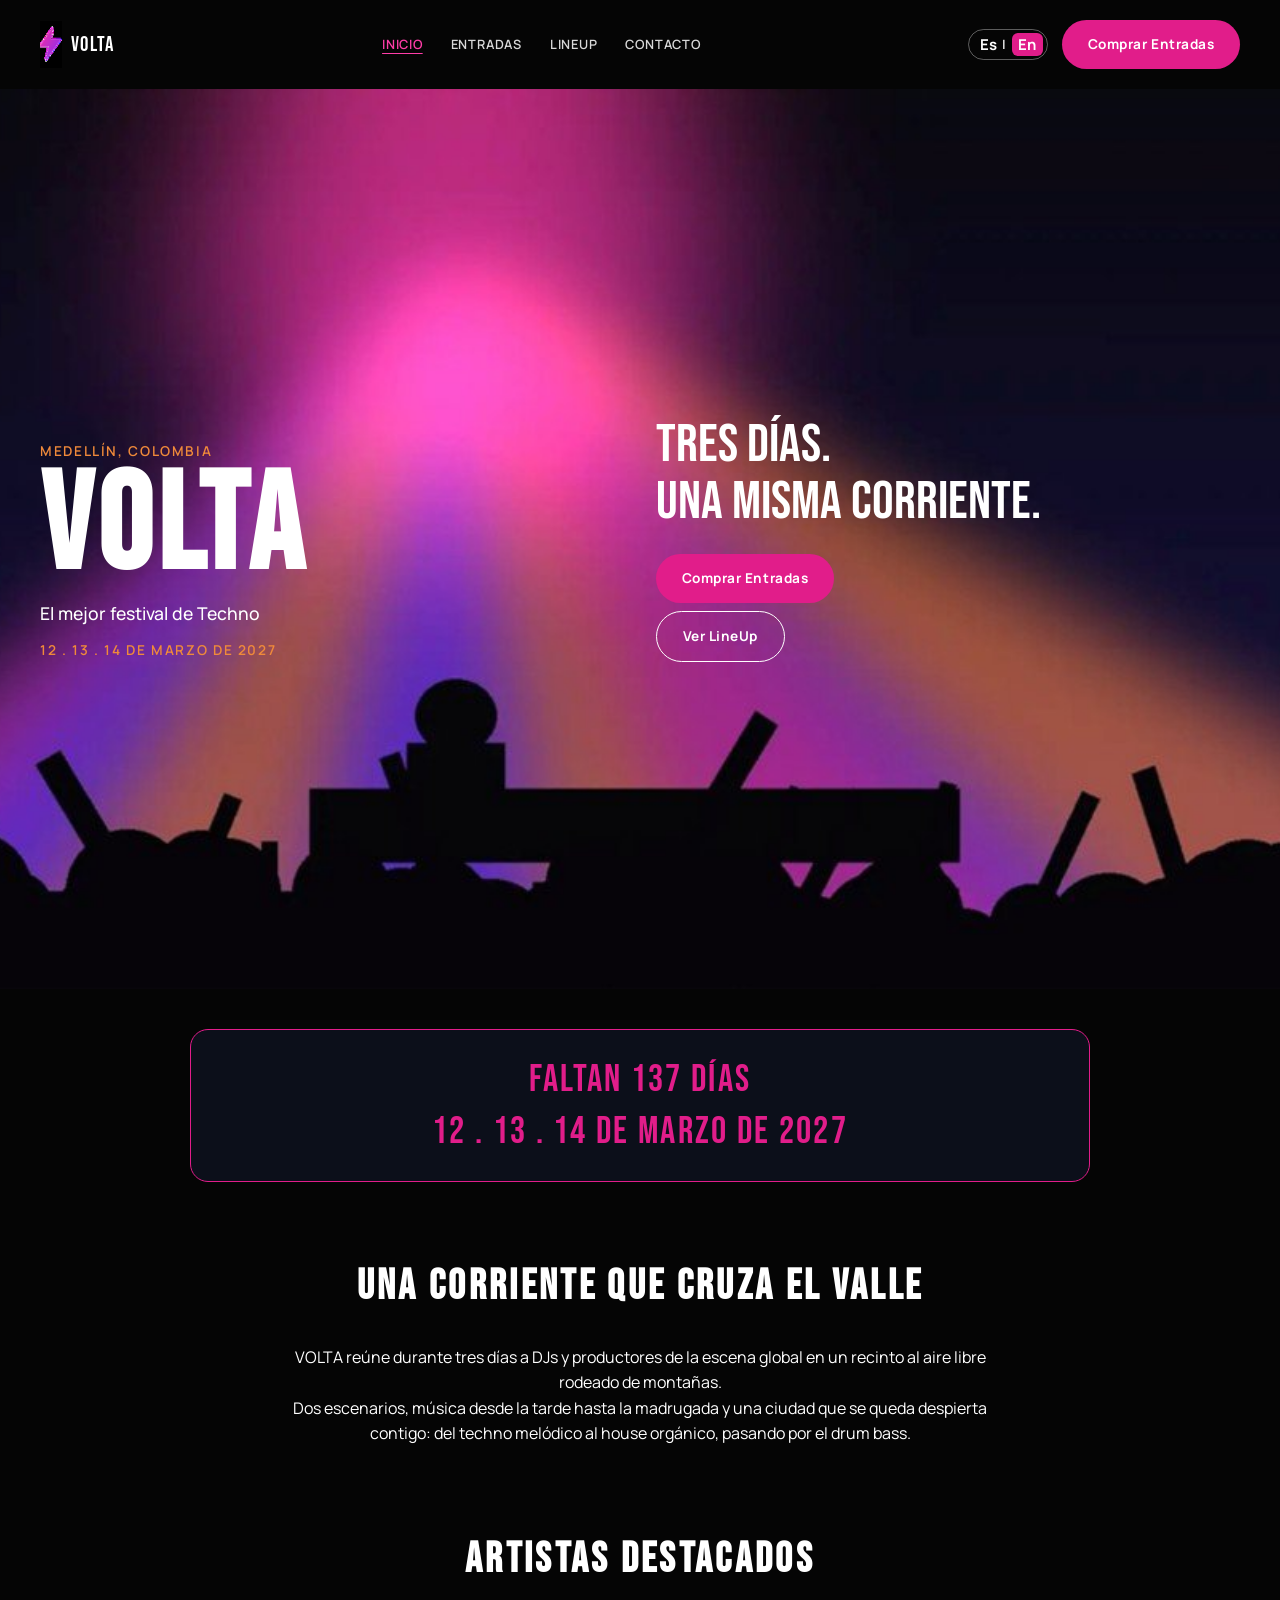
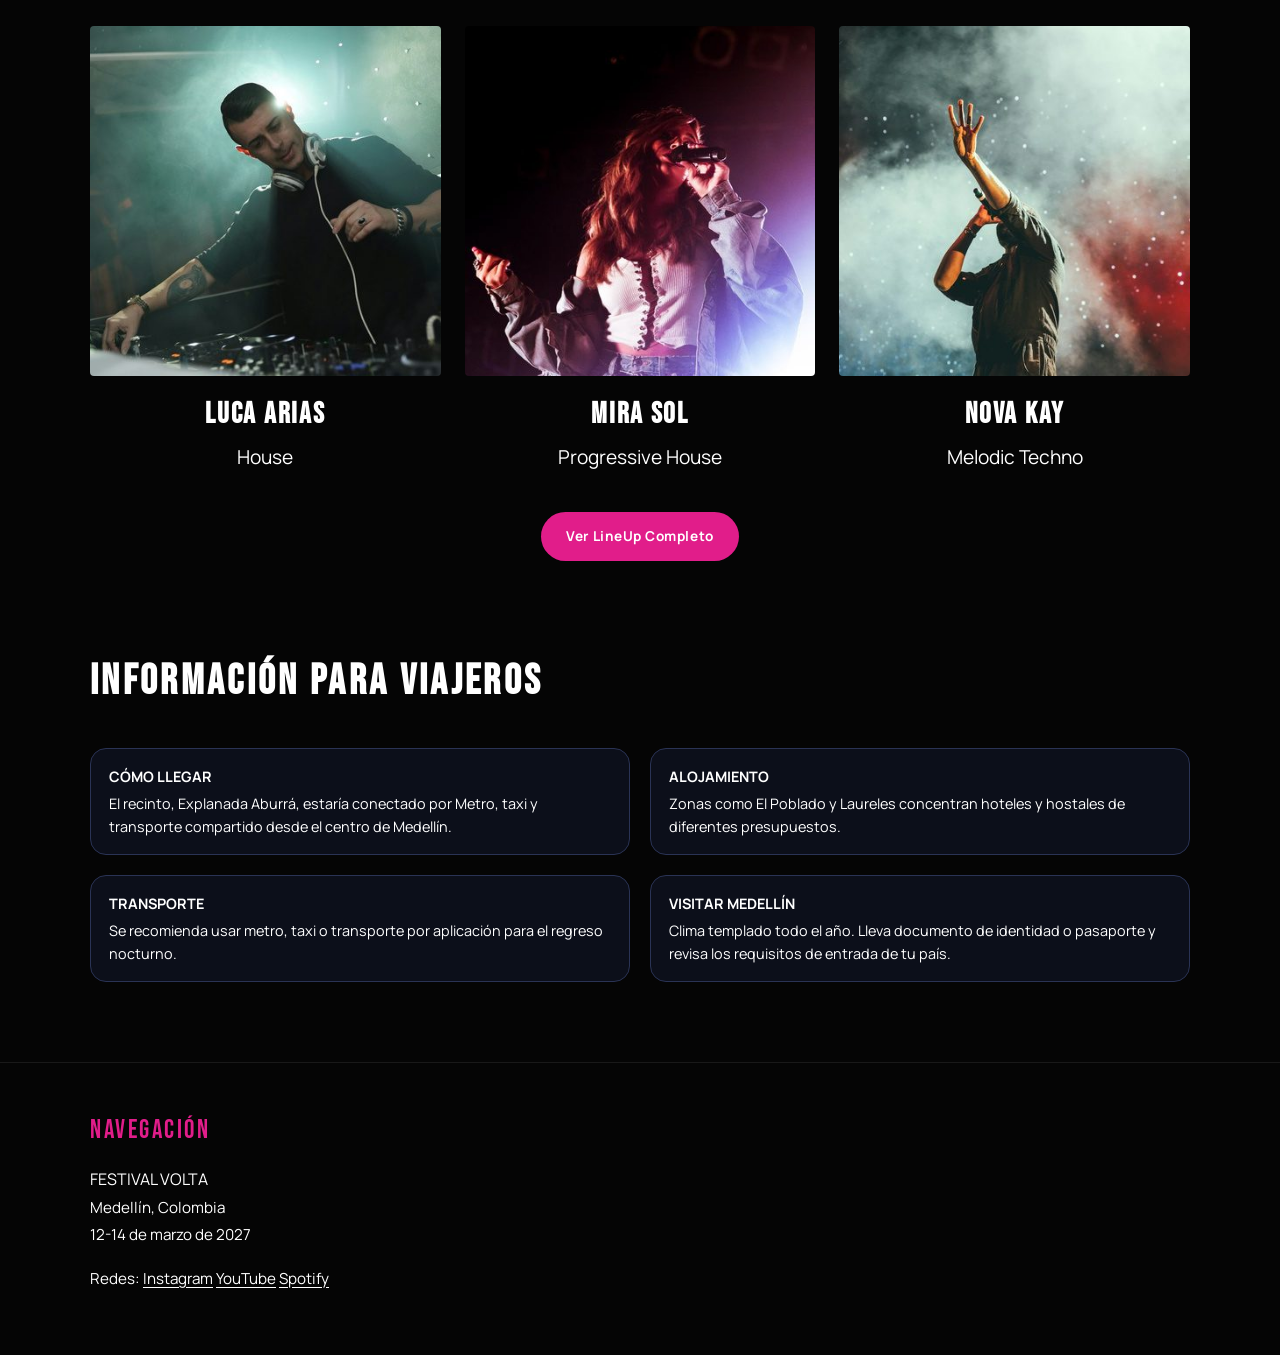
<file: index.html>
<!DOCTYPE html>
<html lang="es">

<head>
  <meta charset="UTF-8">
  <meta name="viewport" content="width=device-width, initial-scale=1.0">
  <title>VOLTA — Festival de Techno | Medellín 2027</title>
  <link rel="preconnect" href="https://fonts.googleapis.com">
  <link rel="preconnect" href="https://fonts.gstatic.com" crossorigin>
  <link href="https://fonts.googleapis.com/css2?family=Bebas+Neue&family=Manrope:wght@400;500;600;700&display=swap"
    rel="stylesheet">
  <link rel="stylesheet" href="css/estilos.css">
</head>

<body>
  <div class="sitio">
    <header class="cabecera">
      <div class="cabecera__interno">
        <a href="index.html" class="logo">
          <img src="images/logo-rayo.png" alt="Logo VOLTA" class="logo__icono">
          <div class="logo__texto">VOLTA</div>
        </a>

        <input type="checkbox" id="menu-toggle" class="menu-toggle" aria-label="Abrir o cerrar el menú">
        <label for="menu-toggle" class="hamburguesa">
          <span class="hamburguesa__linea"></span>
        </label>

        <nav class="menu">
          <a href="index.html" class="menu__enlace menu__enlace--activo">
            Inicio
          </a>

          <a href="entradas.html" class="menu__enlace">
            Entradas
          </a>

          <a href="lineup.html" class="menu__enlace">LineUp</a>

          <a href="#contacto" class="menu__enlace">Contacto</a>
        </nav>

        <div class="cabecera__acciones">
          <div class="idioma">
            <h3 class="idioma__opcion">Es</h3>
            <div class="idioma__separador">|</div>
            <h3 class="idioma__opcion">En</h3>
          </div>

          <a href="entradas.html" class="boton boton--magenta">Comprar Entradas</a>
        </div>
      </div>
    </header>

    <main>
      <section id="inicio" class="home">
        <img src="images/hero-festival.jpg" alt="Festival VOLTA" class="home__fondo">
        <div class="home__sombra"></div>
        <div class="home__contenido">
          <div class="home__marca">
            <p class="home__lugar">MEDELLÍN, COLOMBIA</p>
            <h1 class="home__titulo">VOLTA</h1>
            <p class="home__eslogan">El mejor festival de Techno</p>
            <p class="home__fechas">12 . 13 . 14 de marzo de 2027</p>
          </div>

          <div class="home__llamada">
            <p class="home__frase">
              Tres días.<br>Una misma corriente.
            </p>
            <div class="home__botones">
              <a href="entradas.html" class="boton boton--magenta">Comprar Entradas</a>
              <a href="lineup.html" class="boton boton--borde">Ver LineUp</a>
            </div>
          </div>
        </div>
      </section>

      <section class="contador" id="fechas">
        <div class="contador__caja">
          <div class="contador__texto">
            Faltan 137 días
            <div class="contador__fecha">
              12 . 13 . 14 de marzo de 2027
            </div>
          </div>
        </div>
      </section>


      <section class="sobre">
        <div class="contenedor">


          <h2 class="sobre__titulo">UNA CORRIENTE QUE CRUZA EL VALLE</h2>

          <p class="sobre__parrafo">
            VOLTA reúne durante tres días a DJs y productores de la escena global
            en un recinto al aire libre rodeado de montañas.
          </p>
          <p class="sobre__parrafo">
            Dos escenarios, música desde la tarde hasta la madrugada y una ciudad
            que se queda despierta contigo: del techno melódico al house orgánico,
            pasando por el drum bass.
          </p>
        </div>
      </section>

      <section id="artistas" class="artistas">
        <div class="contenedor">
          <h2 class="seccion__titulo">ARTISTAS DESTACADOS</h2>

          <div class="artistas__rejilla">
            <article class="artista">
              <img src="images/artista-luca.jpeg" alt="Luca Arias" class="artista__foto">
              <h3 class="artista__nombre">LUCA ARIAS</h3>
              <p class="artista__genero">House</p>
            </article>

            <article class="artista">
              <img src="images/artista-mira.jpeg" alt="Mira Sol" class="artista__foto">
              <h3 class="artista__nombre">MIRA SOL</h3>
              <p class="artista__genero">Progressive House</p>
            </article>

            <article class="artista">
              <img src="images/artista-nova.jpeg" alt="Nova Kay" class="artista__foto">
              <h3 class="artista__nombre">NOVA KAY</h3>
              <p class="artista__genero">Melodic Techno</p>
            </article>
          </div>

          <div class="artistas__accion">
            <a href="lineup.html" class="boton boton--magenta">Ver LineUp Completo</a>
          </div>
        </div>
      </section>

      <section id="viajeros" class="viajeros">
        <div class="contenedor">
          <h2 class="seccion__titulo">INFORMACIÓN PARA VIAJEROS</h2>

          <div class="viajeros__rejilla">

            <article class="info">
              <h3 class="info__titulo">CÓMO LLEGAR</h3>
              <p class="info__texto">
                El recinto, Explanada Aburrá, estaría conectado por Metro, taxi
                y transporte compartido desde el centro de Medellín.
              </p>
            </article>

            <article class="info">
              <h3 class="info__titulo">ALOJAMIENTO</h3>
              <p class="info__texto">
                Zonas como El Poblado y Laureles concentran hoteles y hostales
                de diferentes presupuestos.
              </p>
            </article>

            <article class="info">
              <h3 class="info__titulo">TRANSPORTE</h3>
              <p class="info__texto">
                Se recomienda usar metro, taxi o transporte por aplicación
                para el regreso nocturno.
              </p>
            </article>

            <article class="info">
              <h3 class="info__titulo">VISITAR MEDELLÍN</h3>
              <p class="info__texto">
                Clima templado todo el año. Lleva documento de identidad o
                pasaporte y revisa los requisitos de entrada de tu país.
              </p>
            </article>
          </div>
        </div>
      </section>

    </main>

    <footer id="contacto" class="pie">
      <div class="contenedor pie__interno">

        <p class="pie__etiqueta">NAVEGACIÓN</p>

        <p class="pie__nombre">FESTIVAL VOLTA</p>
        <p class="pie__dato">Medellín, Colombia</p>
        <p class="pie__dato">12-14 de marzo de 2027</p>

        <p class="pie__redes">
          Redes:
          <a href="https://www.instagram.com/" class="pie__enlace" target="_blank" rel="noopener">Instagram</a>

          <a href="https://www.youtube.com/" class="pie__enlace" target="_blank" rel="noopener">YouTube</a>

          <a href="https://open.spotify.com/" class="pie__enlace" target="_blank" rel="noopener">Spotify</a>
        </p>

      </div>
    </footer>

  </div>

</body>

</html>
</file>
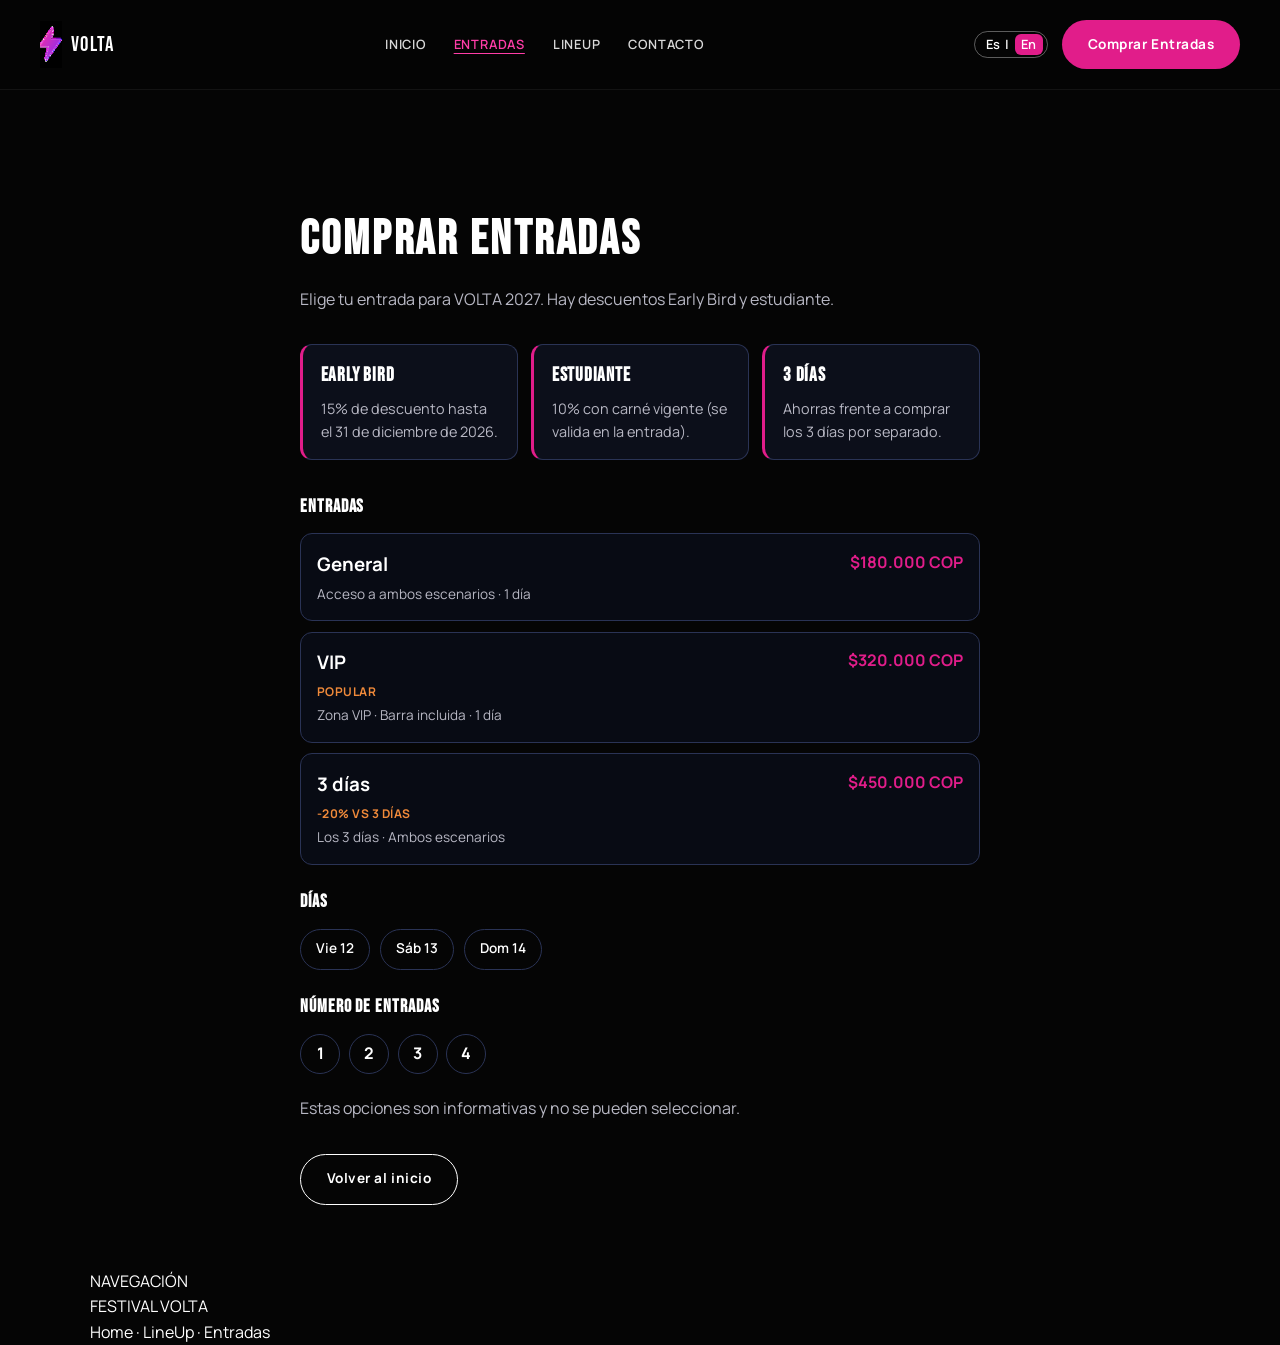
<file: entradas.html>
<!DOCTYPE html>
<html lang="es">

<head>
  <meta charset="UTF-8">
  <meta name="viewport" content="width=device-width, initial-scale=1.0">


  <title>Entradas — VOLTA Festival 2027</title>
   <link rel="preconnect" href="https://fonts.googleapis.com">
  <link rel="preconnect" href="https://fonts.gstatic.com" crossorigin>
  <link href="https://fonts.googleapis.com/css2?family=Bebas+Neue&family=Manrope:wght@400;500;600;700&display=swap" rel="stylesheet">
  <link rel="stylesheet" href="css/estilos.css">
  </head>

<body>

 <div class="sitio">

    <header class="cabecera cabecera--pagina">
     <div class="cabecera__interno">

        <a href="index.html" class="logo">
          <img src="images/logo-rayo.png" alt="Logo VOLTA" class="logo__icono">
          <div class="logo__texto">VOLTA</div>
        </a>

        <input type="checkbox" id="menu-toggle" class="menu-toggle" aria-label="Abrir o cerrar el menú">
        <label for="menu-toggle" class="hamburguesa">
          <span class="hamburguesa__linea"></span>
        </label>

        <nav class="menu">
          <a href="index.html" class="menu__enlace">Inicio</a>
          <a href="entradas.html" class="menu__enlace menu__enlace--activo">Entradas</a>
          <a href="lineup.html" class="menu__enlace">LineUp</a>
          <a href="index.html#contacto" class="menu__enlace">Contacto</a>
        </nav>

        <div class="cabecera__acciones">
          <div class="idioma">
            <div class="idioma__opcion">Es</div>
            <div class="idioma__separador">|</div>
            <div class="idioma__opcion">En</div>
          </div>
          <a href="entradas.html" class="boton boton--magenta">Comprar Entradas</a>
        </div>
      </div>
    </header>

    <main class="pagina">
      <div class="contenedor contenedor--form">
        

        <h1 class="pagina__titulo">COMPRAR ENTRADAS</h1>

        <p class="pagina__intro">Elige tu entrada para VOLTA 2027. Hay descuentos Early Bird y estudiante.</p>

        
        <section class="descuentos">

          <article class="descuento">
            <h2 class="descuento__titulo">Early Bird</h2>
            <p class="descuento__texto">15% de descuento hasta el 31 de diciembre de 2026.</p>
          </article>

          <article class="descuento">
            <h2 class="descuento__titulo">Estudiante</h2>
            <p class="descuento__texto">10% con carné vigente (se valida en la entrada).</p>
          </article>

          <article class="descuento">
            <h2 class="descuento__titulo">3 días</h2>
            <p class="descuento__texto">Ahorras frente a comprar los 3 días por separado.</p>
          </article>
        </section>

        <section class="compra">
          <section class="compra__grupo">
            <h2 class="compra__leyenda">Entradas</h2>

            <article class="ticket">
              <h3 class="ticket__nombre">General</h3>
              <p class="ticket__precio">$180.000 COP</p>
              <p class="ticket__desc">Acceso a ambos escenarios · 1 día</p>
            </article>

            <article class="ticket">
              <h3 class="ticket__nombre">VIP</h3>
              <p class="ticket__precio">$320.000 COP</p>
              <p class="ticket__badge">Popular</p>
              <p class="ticket__desc">Zona VIP · Barra incluida · 1 día</p>
            </article>

            <article class="ticket">
              <h3 class="ticket__nombre">3 días</h3>
              <p class="ticket__precio">$450.000 COP</p>
              <p class="ticket__badge">-20% vs 3 días</p>
              <p class="ticket__desc">Los 3 días · Ambos escenarios</p>
            </article>
          </section>

          <section class="compra__grupo">
            <h2 class="compra__leyenda">Días</h2>
            <div class="dias">
              <article class="dia"><p class="dia__texto">Vie 12</p></article>
              <article class="dia"><p class="dia__texto">Sáb 13</p></article>
              <article class="dia"><p class="dia__texto">Dom 14</p></article>
            </div>
          </section>

          <section class="compra__grupo">
            <h2 class="compra__leyenda">Número de entradas</h2>
            <div class="cantidad">
              <article class="cantidad__opcion"><p class="cantidad__numero">1</p></article>
              <article class="cantidad__opcion"><p class="cantidad__numero">2</p></article>
              <article class="cantidad__opcion"><p class="cantidad__numero">3</p></article>
              <article class="cantidad__opcion"><p class="cantidad__numero">4</p></article>
            </div>
          </section>

          <p class="pagina__intro">Estas opciones son informativas y no se pueden seleccionar.</p>
          <div class="pagina__acciones">
            <a href="index.html" class="boton boton--borde">Volver al inicio</a>
          </div>
        </section>

      </div>
    </main>

    <footer class="footer">
      <div class="contenedor footer__interno">
        <p class="footer__etiqueta">NAVEGACIÓN</p>
        <p class="footer__nombre">FESTIVAL VOLTA</p>
        <p class="footer__paginas">
          <a href="index.html">Home</a> ·
          <a href="lineup.html">LineUp</a> ·
          <a href="entradas.html">Entradas</a>
        </p>
      </div>
    </footer>

  </div>
</body>
</html>
</file>
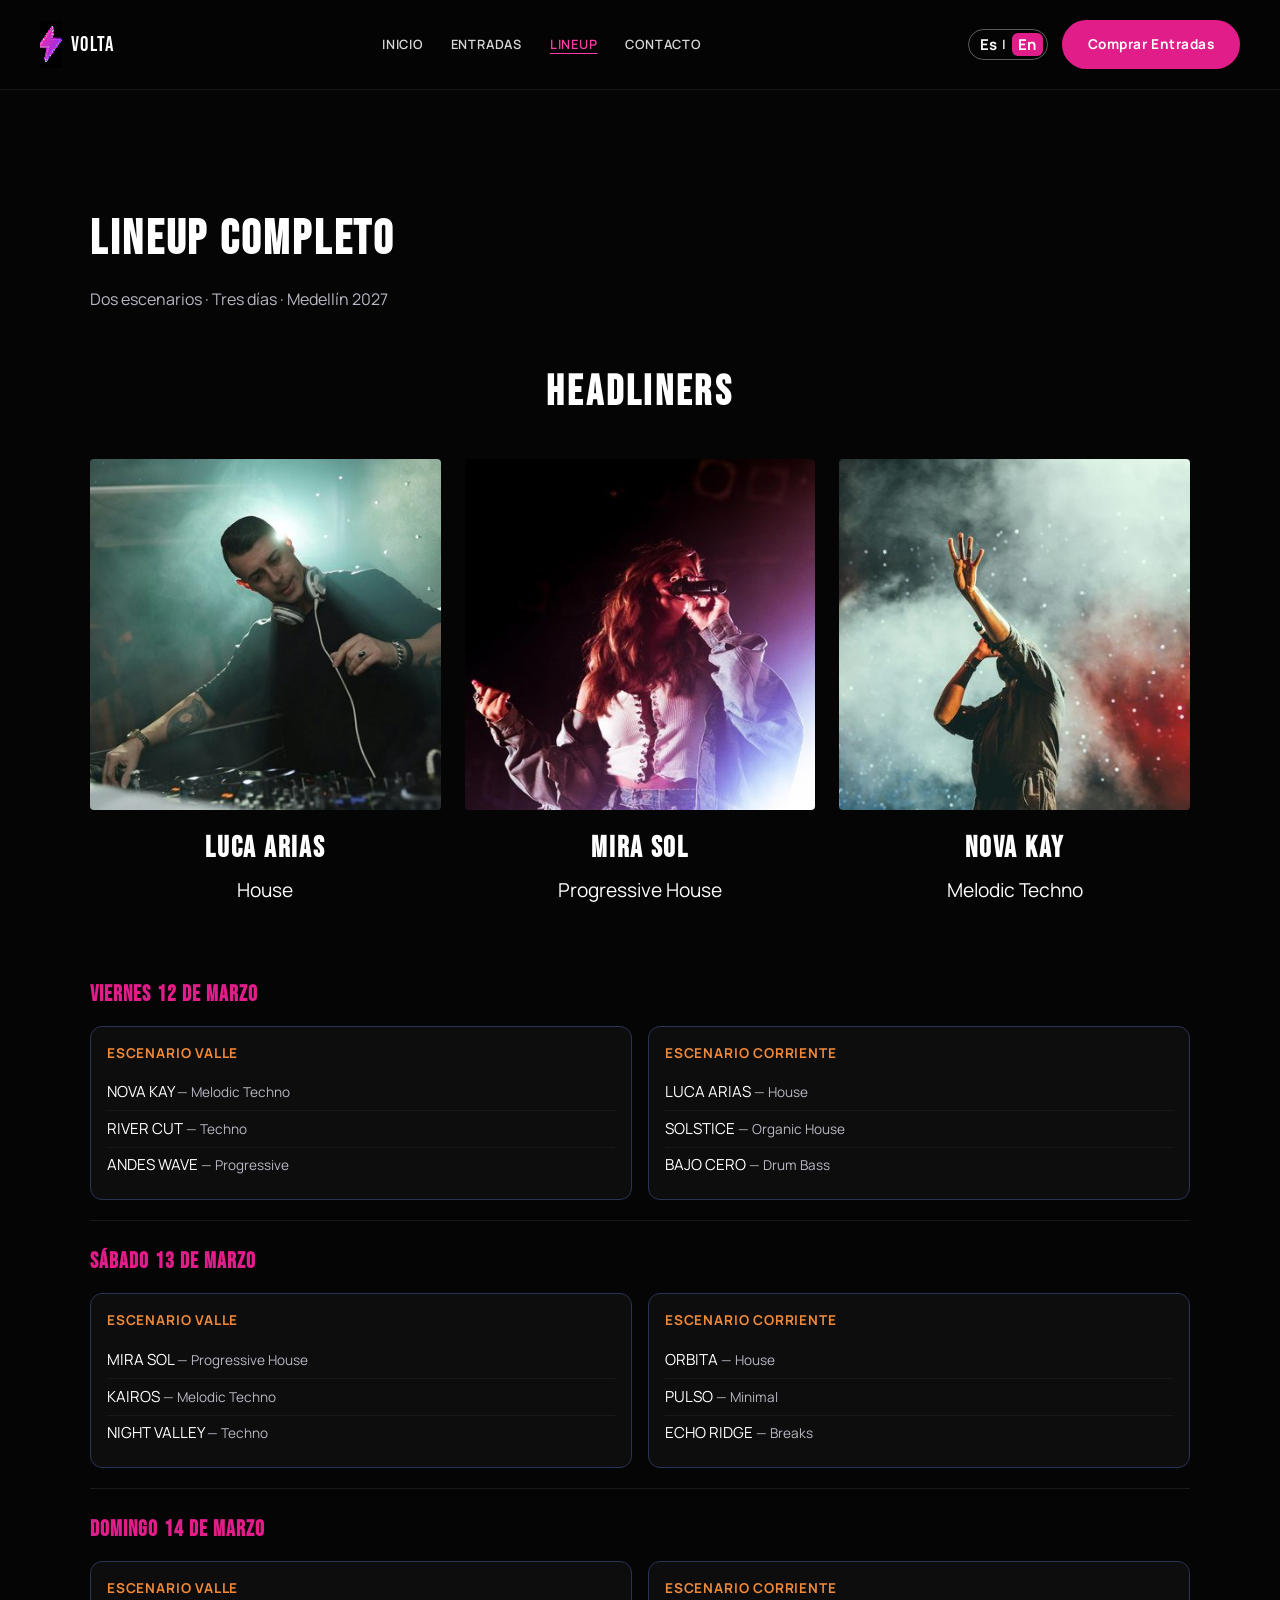
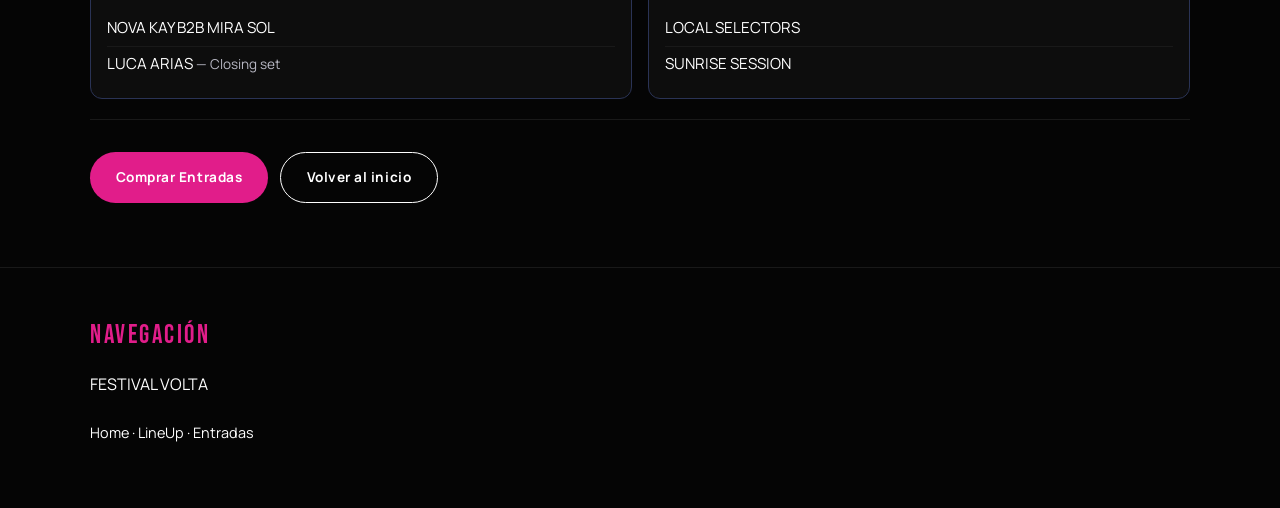
<file: lineup.html>
<!DOCTYPE html>

<html lang="es">


<head>
  <meta charset="UTF-8">
  

  <meta name="viewport" content="width=device-width, initial-scale=1.0">
  

  <title>LineUp — VOLTA Festival 2027</title>
  

  <link rel="preconnect" href="https://fonts.googleapis.com">
  
  <link rel="preconnect" href="https://fonts.gstatic.com" crossorigin>
  <link href="https://fonts.googleapis.com/css2?family=Bebas+Neue&family=Manrope:wght@400;500;600;700&display=swap" rel="stylesheet">
  

  <link rel="stylesheet" href="css/estilos.css">
  
</head>

<body>


  <div class="sitio">
    

    <header class="cabecera cabecera--pagina">
      

      <div class="cabecera__interno">
        

        <a href="index.html" class="logo">
          
          <img src="images/logo-rayo.png" alt="Logo VOLTA" class="logo__icono">
          <div class="logo__texto">VOLTA</div>
        </a>

        <input type="checkbox" id="menu-toggle" class="menu-toggle" aria-label="Abrir o cerrar el menú">
        <label for="menu-toggle" class="hamburguesa">
          <span class="hamburguesa__linea"></span>
        </label>

        <nav class="menu">
          
          <a href="index.html" class="menu__enlace">Inicio</a>
          <a href="entradas.html" class="menu__enlace">Entradas</a>
          <a href="lineup.html" class="menu__enlace menu__enlace--activo">LineUp</a>
          
          <a href="index.html#contacto" class="menu__enlace">
            
            Contacto
          </a>
        </nav>

        <div class="cabecera__acciones">
          <div class="idioma">
            <h3 class="idioma__opcion">Es</h3>
            <div class="idioma__separador">|</div>
            <h3 class="idioma__opcion">En</h3>
          </div>
          <a href="entradas.html" class="boton boton--magenta">Comprar Entradas</a>
        </div>
      </div>
    </header>

    <main class="pagina">
      

      <div class="contenedor">
        

        <h1 class="pagina__titulo">
          
          LINEUP COMPLETO
        </h1>

        <p class="pagina__intro">Dos escenarios · Tres días · Medellín 2027</p>

        
        <section class="artistas artistas--pagina">
          <h2 class="seccion__titulo">HEADLINERS</h2>

          <div class="artistas__rejilla">
            

            <article class="artista">
              <img src="images/artista-luca.jpeg" alt="Luca Arias" class="artista__foto">
              <h3 class="artista__nombre">LUCA ARIAS</h3>
              <p class="artista__genero">House</p>
            </article>

            <article class="artista">
              <img src="images/artista-mira.jpeg" alt="Mira Sol" class="artista__foto">
              <h3 class="artista__nombre">MIRA SOL</h3>
              <p class="artista__genero">Progressive House</p>
            </article>

            <article class="artista">
              <img src="images/artista-nova.jpeg" alt="Nova Kay" class="artista__foto">
              <h3 class="artista__nombre">NOVA KAY</h3>
              <p class="artista__genero">Melodic Techno</p>
            </article>
          </div>
        </section>

        
        <section class="programacion">

          
          <div class="lineup-dia">
            <h2 class="lineup-dia__titulo">Viernes 12 de marzo</h2>

            <div class="lineup-dia__rejilla">
              

              <div class="lineup-escenario">
                <p class="lineup-escenario__nombre">Escenario Valle</p>
                <ul class="lineup-lista">
                  
                  <li>NOVA KAY <div>— Melodic Techno</div></li>
                  <li>RIVER CUT <div>— Techno</div></li>
                  <li>ANDES WAVE <div>— Progressive</div></li>
                </ul>
              </div>

              <div class="lineup-escenario">
                <p class="lineup-escenario__nombre">Escenario Corriente</p>
                <ul class="lineup-lista">
                  <li>LUCA ARIAS <div>— House</div></li>
                  <li>SOLSTICE <div>— Organic House</div></li>
                  <li>BAJO CERO <div>— Drum  Bass</div></li>
                  
                </ul>
              </div>
            </div>
          </div>

          
          <div class="lineup-dia">
            <h2 class="lineup-dia__titulo">Sábado 13 de marzo</h2>
            <div class="lineup-dia__rejilla">
              <div class="lineup-escenario">
                <p class="lineup-escenario__nombre">Escenario Valle</p>
                <ul class="lineup-lista">
                  <li>MIRA SOL <div>— Progressive House</div></li>
                  <li>KAIROS <div>— Melodic Techno</div></li>
                  <li>NIGHT VALLEY <div>— Techno</div></li>
                </ul>
              </div>
              <div class="lineup-escenario">
                <p class="lineup-escenario__nombre">Escenario Corriente</p>
                <ul class="lineup-lista">
                  <li>ORBITA <div>— House</div></li>
                  <li>PULSO <div>— Minimal</div></li>
                  <li>ECHO RIDGE <div>— Breaks</div></li>
                </ul>
              </div>
            </div>
          </div>

          
          <div class="lineup-dia">
            <h2 class="lineup-dia__titulo">Domingo 14 de marzo</h2>
            <div class="lineup-dia__rejilla">
              <div class="lineup-escenario">
                <p class="lineup-escenario__nombre">Escenario Valle</p>
                <ul class="lineup-lista">
                  <li>NOVA KAY B2B MIRA SOL</li>
                  
                  <li>LUCA ARIAS <div>— Closing set</div></li>
                </ul>
              </div>
              <div class="lineup-escenario">
                <p class="lineup-escenario__nombre">Escenario Corriente</p>
                <ul class="lineup-lista">
                  <li>LOCAL SELECTORS</li>
                  <li>SUNRISE SESSION</li>
                </ul>
              </div>
            </div>
          </div>
        </section>

        <div class="pagina__acciones">
          
          <a href="entradas.html" class="boton boton--magenta">Comprar Entradas</a>
          <a href="index.html" class="boton boton--borde">Volver al inicio</a>
        </div>

      </div>
    </main>

    <footer class="pie">
      
      <div class="contenedor pie__interno">
        <p class="pie__etiqueta">NAVEGACIÓN</p>
        <p class="pie__nombre">FESTIVAL VOLTA</p>
        <p class="pie__paginas">
          <a href="index.html">Home</a> ·
          <a href="lineup.html">LineUp</a> ·
          <a href="entradas.html">Entradas</a>
        </p>
      </div>
    </footer>

  </div>
</body>
</html>
</file>
<file: css/estilos.css>
* {
  margin: 0;                     
  padding: 0;                    
  box-sizing: border-box;        
}

body {
  font-family: "Manrope", sans-serif;     
  background: #050505;      
  color: #ffffff;         
  line-height: 1.6;             
}

img {
  max-width: 100%;               
  display: block;                
}

ul {
  list-style: none;              
}

.contenedor {
  width: min(100% - 2rem, 1100px); 
  margin-inline: auto;           
}
.contenedor--form {
  width: min(100% - 2rem, 680px); 
}

a:link {
  color: #ffffff;          
  text-decoration: none;         
}

a:visited {
  color: #d4a0c0;                
}

a:hover {
  color: #ff3da8;   
}


.boton:link,
.boton:visited {
  color: #ffffff;
}

.boton--borde:link,
.boton--borde:visited {
  color: #ffffff;
}

.boton--borde:hover {
  color: #050505;           
  background: #ffffff;
}

.menu__enlace:link,
.menu__enlace:visited {
  color: rgba(255, 255, 255, 0.85); 
}

.menu__enlace:hover,
.menu__enlace--activo:link,
.menu__enlace--activo:visited {
  color: #ff3da8;  
}

.logo:link,
.logo:visited,
.logo:hover {
  color: #ffffff;         
}

.pie__enlace:link {
  color: #ffffff;
  text-decoration: underline;   
  text-underline-offset: 3px;   
}

.pie__enlace:visited {
  color: #d4a0c0;
  text-decoration: underline;
}

.pie__enlace:hover {
  color: #ff3da8;
}

.boton {
  display: inline-flex;          
  align-items: center;           
  justify-content: center;       
  padding: 0.85rem 1.6rem;     
  border-radius: 999px;          
  font-family: "Manrope", sans-serif;
  font-size: 0.85rem;
  font-weight: 700;             
  letter-spacing: 0.04em;       
  cursor: pointer;              
  border: none;                  
  }

.boton--magenta {
  background: #e11d8a;    
}

.boton--magenta:hover {
  background: #ff3da8;
  transform: translateY(-2px);   
}

.boton--borde {
  background: transparent;      
  border: 1px solid #ffffff; 
}

.cabecera {
  top: 0;
  left: 0;
  width: 100%;
  z-index: 200;                 
  padding: 0.5rem 0;             
}
.cabecera--pagina {
  background: rgba(5, 5, 5, 0.95); 
  border-bottom: 1px solid rgba(255, 255, 255, 0.06);
}
.cabecera__interno {
  width: min(100% - 2rem, 1200px);
  margin-inline: auto;
  display: flex;                 
  flex-wrap: wrap;               
  align-items: center;           
  justify-content: space-between;
  gap: 0.5rem 0.6rem;            
}

.logo {
  display: inline-flex;          
  align-items: center;
  gap: 0.55rem;                  
}

.logo__icono {
  width: 22px;                   
}

.logo__texto {
  font-family: "Bebas Neue", sans-serif;
  font-size: 1.3rem;
  letter-spacing: 0.08em;
}

/* ===== MENÚ HAMBURGUESA (celular y tablet: menos de 1024px) ===== */

/* El checkbox va escondido: la etiqueta (label) es el botón que se ve */
.menu-toggle {
  position: absolute;
  opacity: 0;
  pointer-events: none;
}

.hamburguesa {
  display: flex;
  align-items: center;
  justify-content: center;
  width: 44px;
  height: 44px;
  cursor: pointer;
}

/* Las 3 rayitas: una es el span y las otras dos son ::before y ::after */
.hamburguesa__linea,
.hamburguesa__linea::before,
.hamburguesa__linea::after {
  display: block;
  width: 24px;
  height: 2px;
  background: #ffffff;
  transition: transform 0.25s, background 0.25s;
}

.hamburguesa__linea {
  position: relative;
}

.hamburguesa__linea::before,
.hamburguesa__linea::after {
  content: "";
  position: absolute;
  left: 0;
}

.hamburguesa__linea::before {
  top: -7px;
}

.hamburguesa__linea::after {
  top: 7px;
}

/* Cuando el menú está abierto, las rayitas se vuelven una X */
.menu-toggle:checked + .hamburguesa .hamburguesa__linea {
  background: transparent;
}

.menu-toggle:checked + .hamburguesa .hamburguesa__linea::before {
  transform: translateY(7px) rotate(45deg);
}

.menu-toggle:checked + .hamburguesa .hamburguesa__linea::after {
  transform: translateY(-7px) rotate(-45deg);
}

/* Para quien navega con teclado */
.menu-toggle:focus-visible + .hamburguesa {
  outline: 2px solid #ff3da8;
  border-radius: 6px;
}

/* Menú y acciones: escondidos hasta que se abra la hamburguesa */
.menu,
.cabecera__acciones {
  display: none;
  width: 100%;
}

.menu__enlace {
  padding: 0.9rem 0;
  border-bottom: 1px solid rgba(255, 255, 255, 0.1);
  font-size: 0.95rem;
  font-weight: 600;
  letter-spacing: 0.06em;
  text-transform: uppercase;
}

.cabecera__acciones .boton {
  padding: 0.7rem 1.3rem;
  font-size: 0.8rem;
}

@media (max-width: 1023px) {
  .menu-toggle:checked ~ .menu {
    display: flex;
    flex-direction: column;
  }

  .menu-toggle:checked ~ .cabecera__acciones {
    display: flex;
    align-items: center;
    justify-content: space-between;
    padding: 1rem 0 1.25rem;
  }
}



.menu__enlace--activo:link,
.menu__enlace--activo:visited {
  text-decoration: underline;    
  text-underline-offset: 4px;    
}

.idioma {
  display: flex;
  align-items: center;
  gap: 0.35rem;
  font-size: 0.8rem;
  font-weight: 600;
  border: 1px solid rgba(255, 255, 255, 0.35); 
  border-radius: 999px;          
  padding: 0.15rem 0.3rem 0.15rem 0.7rem;
}

.idioma__opcion:last-child {
  background: #e11d8a;           
  color: #ffffff;
  border-radius: 6px;
  padding: 0 0.4rem;
}




.home {
  position: relative;            
  min-height: 360px;             
  display: flex;
  align-items: center;           
  overflow: hidden;              
}

.home__fondo {
  position: absolute;            
  inset: 0;                      
  width: 100%;
  height: 100%;
  object-fit: cover;             
  object-position: center;       
  z-index: 0;                    
}

.home__contenido {
  position: relative;
  z-index: 2;                    
  width: min(100% - 2rem, 1200px);
  margin-inline: auto;
  display: flex;
  flex-direction: column;        
  gap: 1.5rem;
  padding: 2rem 0;              
  }

.home__lugar,.home__fechas {
  color: #f08a3a;
  font-size: 0.85rem;
  font-weight: 600;
  letter-spacing: 0.12em;
  text-transform: uppercase;
}

.home__titulo {
  font-family: "Bebas Neue", sans-serif;
  font-size: clamp(4rem, 14vw, 8.5rem); 
  line-height: 0.9;
  letter-spacing: 0.04em;
  margin: 0.35rem 0 0.5rem;
}

.home__eslogan {
  font-size: 1.1rem;
  font-weight: 500;
  margin-bottom: 0.85rem;
}

.home__frase {
  font-family: "Manrope", sans-serif;
  font-size: 1rem;               
  font-weight: 700;
  line-height: 1.3;
  margin-bottom: 1rem;
}

.home__botones {
  display: flex;
  flex-direction: column;        
  align-items: flex-start;       
  gap: 0.5rem;
}

.home__botones .boton {
  width: auto;                   
  padding: 0.4rem 0.9rem;        
  font-size: 0.7rem;
}



.contador {
  padding: 2.5rem 1rem 1rem;
}

.contador__caja {
  width: min(100%, 900px);
  margin-inline: auto;
  background: #0c0f1a;
  border: 1px solid #e11d8a;
  border-radius: 18px;
  padding: 1.6rem 1.5rem;
  text-align: center;
}

.contador__texto {
  font-family: "Bebas Neue", sans-serif;
  font-size: clamp(1.5rem, 5vw, 2.4rem);
  color: #e11d8a;
  letter-spacing: 0.06em;
  line-height: 1.25;
}

.contador__fecha {
  display: block;                
  margin-top: 0.25rem;
}



.sobre {
  padding: 3.5rem 1.5rem 2rem;
  text-align: left;              
}

.sobre__titulo {
  font-family: "Bebas Neue", sans-serif;
  font-size: clamp(1.7rem, 5vw, 2.6rem);
  letter-spacing: 0.08em;
  margin-bottom: 1.5rem;
  text-align: center;            
}

.sobre__parrafo {
  max-width: 720px;              
  margin: 0 auto;                
  color: #ffffff;
  text-align: center;
}



.seccion__titulo {
  font-family: "Bebas Neue", sans-serif;
  font-size: clamp(1.7rem, 5vw, 2.6rem);
  letter-spacing: 0.08em;
  text-align: center;
  margin-bottom: 2rem;
}



.artistas {
  padding: 3rem 0 3.5rem;
}

.artistas--pagina {
  padding-top: 1rem;             
}

.artistas__rejilla {
  display: flex;
  flex-direction: column;        
  gap: 1.5rem;
  max-width: 420px;
  margin-inline: auto;
}

.artista {
  text-align: center;
}

.artista__foto {
  width: 55%;                    
  margin: 0 auto 1rem;           
  aspect-ratio: 1 / 1;           
  object-fit: cover;             
  border-radius: 4px;
}

.artista__nombre {
  font-family: "Bebas Neue", sans-serif;
  font-size: 1.8rem;
  letter-spacing: 0.06em;
}

.artista__genero {
  color: #ffffff;
  font-size: 1.2rem;
  margin-top: 0.2rem;
}

.artistas__accion {
  display: flex;
  justify-content: center;       
  margin-top: 2.5rem;
}



.viajeros {
  padding: 2rem 0 5rem;
}

.viajeros__rejilla {
  display: flex;
  flex-direction: column;        
  gap: 1.25rem;
}

.viajeros .seccion__titulo {
  text-align: left;              
}

.info {
  width: 62%;                    
  margin-inline: auto;           
  background: #0c0f1a;
  border: 1px solid #2a3355;
  border-radius: 16px;
  padding: 1rem 1.1rem;
}

.info__titulo {
  font-family: "Manrope", sans-serif;
  font-size: 0.9rem;
  font-weight: 700;
  letter-spacing: 0;
  margin-bottom: 0.25rem;
}

.info__texto {
  color: #ffffff;
  font-size: 0.9rem;
}



.pie {
  border-top: 1px solid rgba(255, 255, 255, 0.08);
  padding: 3rem 0 4rem;
}

.pie__interno {
  display: flex;
  flex-direction: column;
  gap: 0.2rem;
}

.pie__etiqueta {
  color: #e11d8a;
  font-family: "Bebas Neue", sans-serif;
  font-size: 1.6rem;
  letter-spacing: 0.1em;
  margin-bottom: 0.75rem;
}

.pie__nombre {
  font-weight: 400;
}

.pie__dato {
  color: #ffffff;
  font-size: 0.95rem;
}

.pie__redes {
  margin-top: 1rem;
  color: #ffffff;
  font-size: 0.95rem;
}

.pie__paginas {
  margin-top: 1.25rem;
  font-size: 0.9rem;
}



.pagina {
  padding: 7rem 0 4rem;          
  min-height: 80vh;
}

.pagina__titulo {
  font-family: "Bebas Neue", sans-serif;
  font-size: clamp(2rem, 6vw, 3rem);
  letter-spacing: 0.06em;
  margin-bottom: 0.5rem;
}

.pagina__intro {
  color: #b8b8c4;
  margin-bottom: 2rem;
}

.pagina__acciones {
  display: flex;
  flex-direction: column;        
  gap: 0.75rem;
  margin-top: 2rem;
}



.programacion {
  margin-top: 1rem;
}

.lineup-dia {
  margin-bottom: 1.5rem;
  padding-bottom: 1.25rem;
  border-bottom: 1px solid rgba(255, 255, 255, 0.08); 
}

.lineup-dia__titulo {
  font-family: "Bebas Neue", sans-serif;
  font-size: 1.35rem;
  letter-spacing: 0.05em;
  color: #e11d8a;
  margin-bottom: 0.85rem;
}

.lineup-dia__rejilla {
  display: flex;
  flex-direction: column;        
  gap: 1rem;
}

.lineup-escenario {
  background: rgba(255, 255, 255, 0.03);
  border: 1px solid #2a3355;
  border-radius: 12px;
  padding: 1rem;
}

.lineup-escenario__nombre {
  font-weight: 700;
  font-size: 0.85rem;
  letter-spacing: 0.06em;
  text-transform: uppercase;
  margin-bottom: 0.65rem;
  color: #f08a3a;
}

.lineup-lista li {
  padding: 0.35rem 0;
  font-size: 0.95rem;
  border-bottom: 1px solid rgba(255, 255, 255, 0.05);
}

.lineup-lista li:last-child {
  border-bottom: none;           
}

.lineup-lista li div {
  display: inline;
  color: #b8b8c4;
  font-size: 0.85rem;
}



.descuentos {
  display: flex;
  flex-direction: column;
  gap: 0.85rem;
  margin-bottom: 2rem;
}

.descuento {
  background: #0c0f1a;
  border: 1px solid #2a3355;
  border-left: 3px solid #e11d8a; 
  border-radius: 12px;
  padding: 1rem 1.1rem;
}

.descuento__titulo {
  font-family: "Bebas Neue", sans-serif;
  font-size: 1.2rem;
  letter-spacing: 0.04em;
  margin-bottom: 0.3rem;
}

.descuento__texto {
  color: #b8b8c4;
  font-size: 0.9rem;
}



.compra__grupo {
  border: none;                  
  margin-bottom: 1.4rem;
}

.compra__leyenda {
  font-family: "Bebas Neue", sans-serif;
  font-size: 1.15rem;
  letter-spacing: 0.05em;
  margin-bottom: 0.75rem;
}

.ticket {
  display: flex;
  flex-wrap: wrap;
  justify-content: space-between;
  gap: 0.25rem 1rem;
  width: 100%;
  margin-bottom: 0.65rem;
  padding: 0.95rem 1rem;
  border: 1px solid #2a3355;
  border-radius: 12px;
  background: #080b14;
}

.ticket__nombre {
  color: #ffffff;
  font-weight: 700;
}

.ticket__precio {
  color: #e11d8a;
  font-weight: 700;
}

.ticket__badge {
  color: #f08a3a;
  width: 100%;                   
  font-size: 0.75rem;
  font-weight: 700;
  letter-spacing: 0.04em;
  text-transform: uppercase;
}

.ticket__desc {
  color: #b8b8c4;
  width: 100%;
  font-size: 0.85rem;
}

.dias {
  display: flex;
  flex-wrap: wrap;
  gap: 0.6rem;
}

.dia {
  margin: 0;
}

.dia__texto {
  display: inline-flex;
  padding: 0.55rem 0.95rem;
  border-radius: 999px;
  border: 1px solid #2a3355;
  font-size: 0.85rem;
  font-weight: 600;
}

.cantidad {
  display: flex;
  gap: 0.55rem;
}

.cantidad__opcion {
  margin: 0;
}

.cantidad__numero {
  display: inline-flex;
  width: 2.5rem;
  height: 2.5rem;
  align-items: center;
  justify-content: center;
  border-radius: 50%;            
  border: 1px solid #2a3355;
  font-weight: 700;
}


@media (min-width: 768px) {
  .home {
    min-height: 100vh;           
  }

  .home__botones .boton {
    padding: 0.85rem 1.6rem;     
    font-size: 0.85rem;
    letter-spacing: 0.04em;
  }

  .home__frase {
    font-family: "Bebas Neue", sans-serif;
    font-size: clamp(2rem, 7vw, 3.4rem);
    font-weight: 400;
    line-height: 1.05;
    margin-bottom: 1.5rem;
  }

  .artista__foto {
    width: 100%;                 
  }

  .home__contenido {
    flex-direction: row;         
    align-items: flex-end;
    justify-content: space-between;
  }

  .home__marca,
  .home__llamada {
    flex: 1;                     
  }

  .home__botones {
    align-items: flex-start;
  }

  .home__botones .boton {
    width: auto;                 
  }

  .artistas__rejilla {
    flex-direction: row;         
    max-width: none;
  }

  .artista {
    flex: 1;                     
  }

  .viajeros__rejilla {
    flex-direction: row;
    flex-wrap: wrap;             
  }

  .info {
    flex: 1 1 calc(50% - 0.65rem); 
  }

  .lineup-dia__rejilla {
    flex-direction: row;         
  }

  .lineup-escenario {
    flex: 1;
  }

  .descuentos {
    flex-direction: row;
    flex-wrap: wrap;
  }

  .descuento {
    flex: 1 1 calc(33% - 0.6rem); 
  }

  .pagina__acciones {
    flex-direction: row;         
    flex-wrap: wrap;
  }
}



@media (min-width: 1024px) {
  /* Se esconde la hamburguesa y se muestra el menú en fila */
  .hamburguesa {
    display: none;
  }

  .cabecera {
    padding: 1.25rem 0;
  }

  .menu {
    display: flex;
    flex-wrap: wrap;
    width: auto;
    gap: 1.75rem;
  }

  .menu__enlace {
    padding: 0;
    border-bottom: none;
    font-size: 0.8rem;
  }

  .cabecera__acciones {
    display: flex;
    align-items: center;
    width: auto;
    gap: 0.85rem;
  }

  .cabecera__acciones .boton {
    padding: 0.85rem 1.6rem;
    font-size: 0.85rem;
    letter-spacing: 0.04em;
  }

  .home__contenido {
    gap: 2rem;
  }
}
</file>
